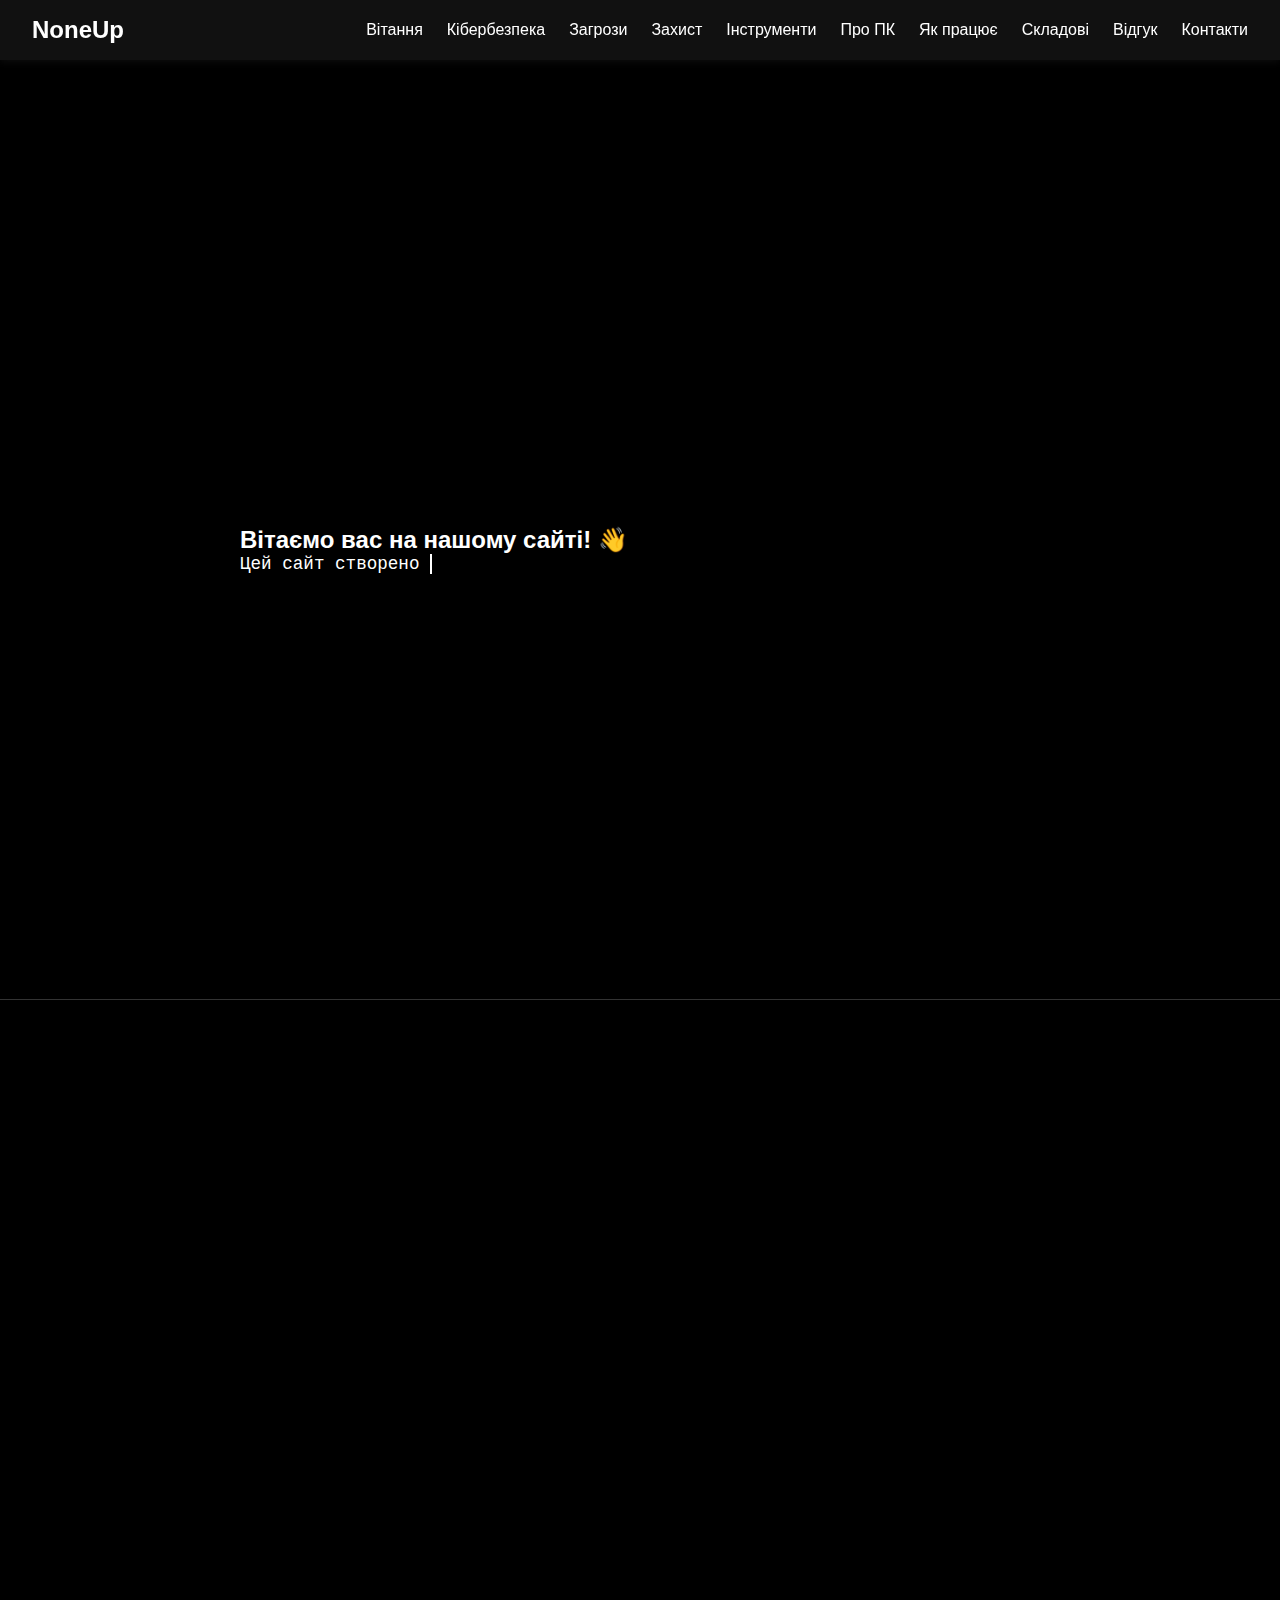
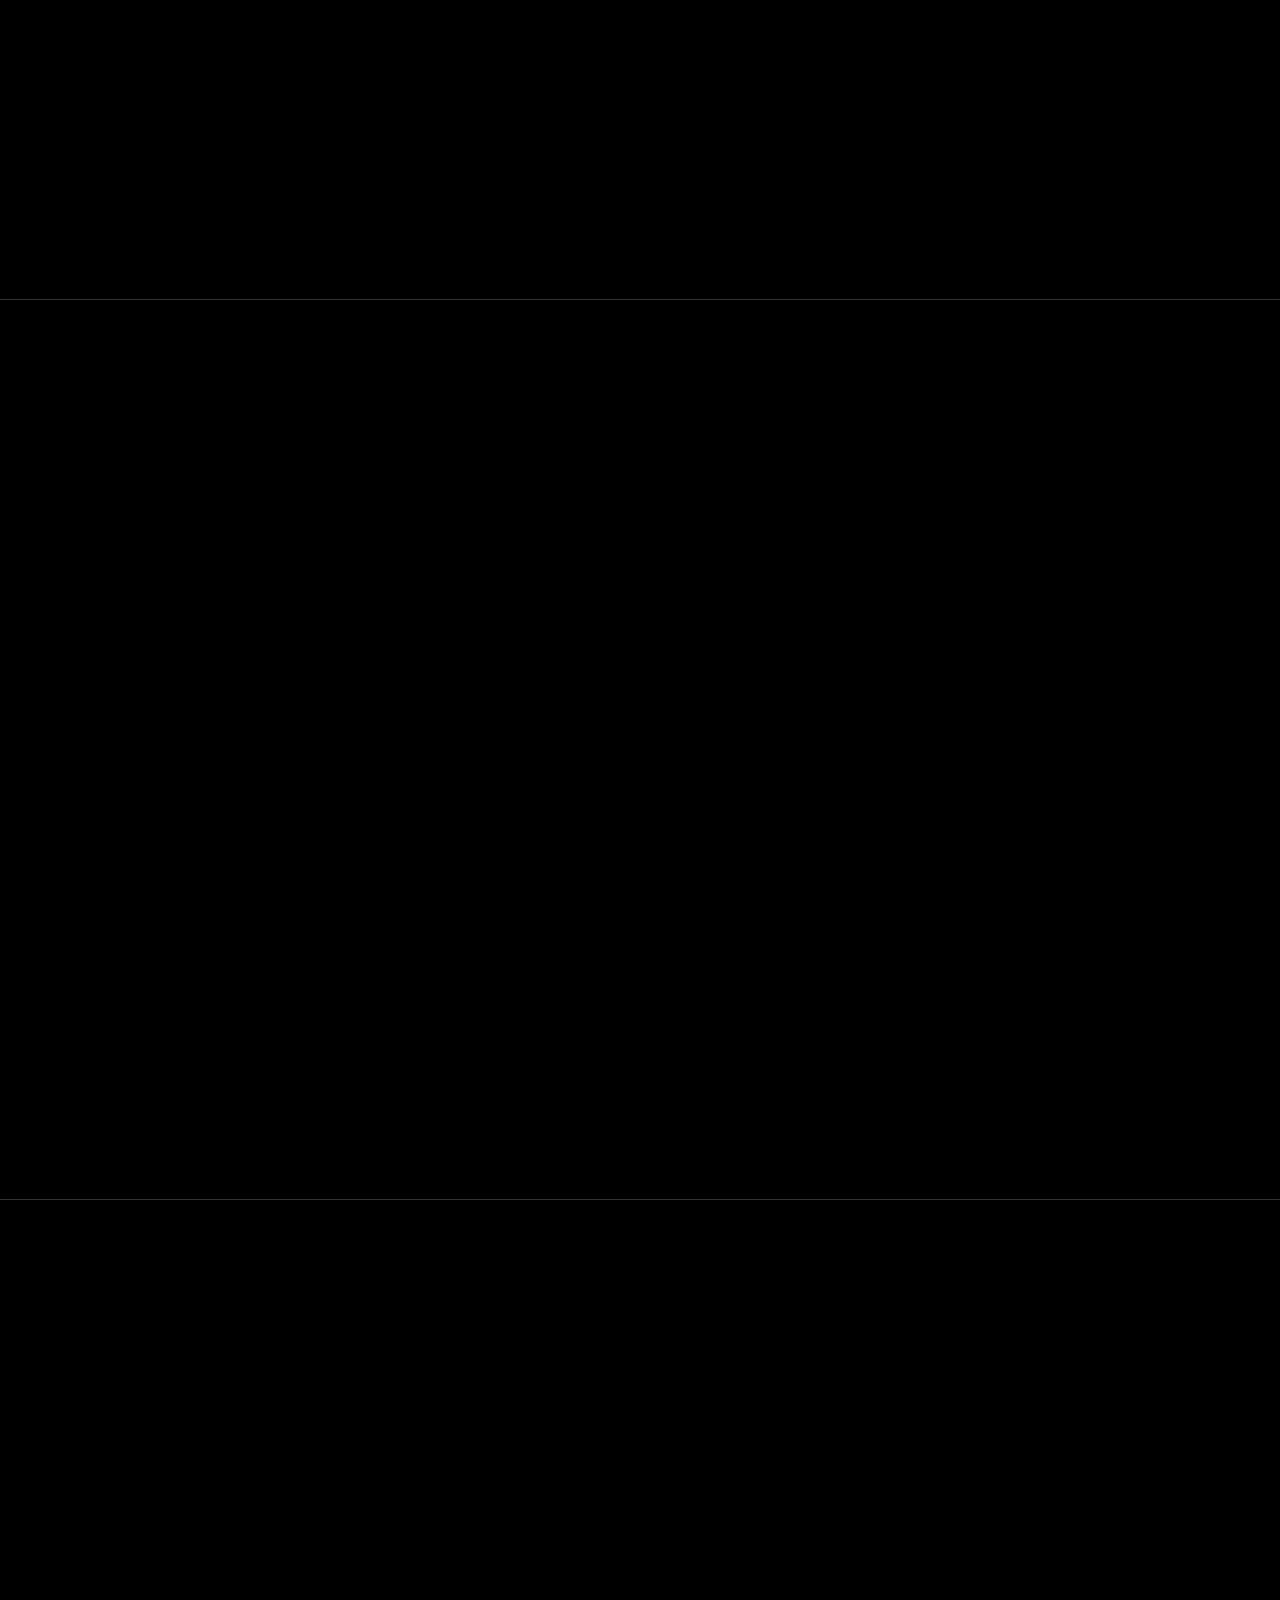
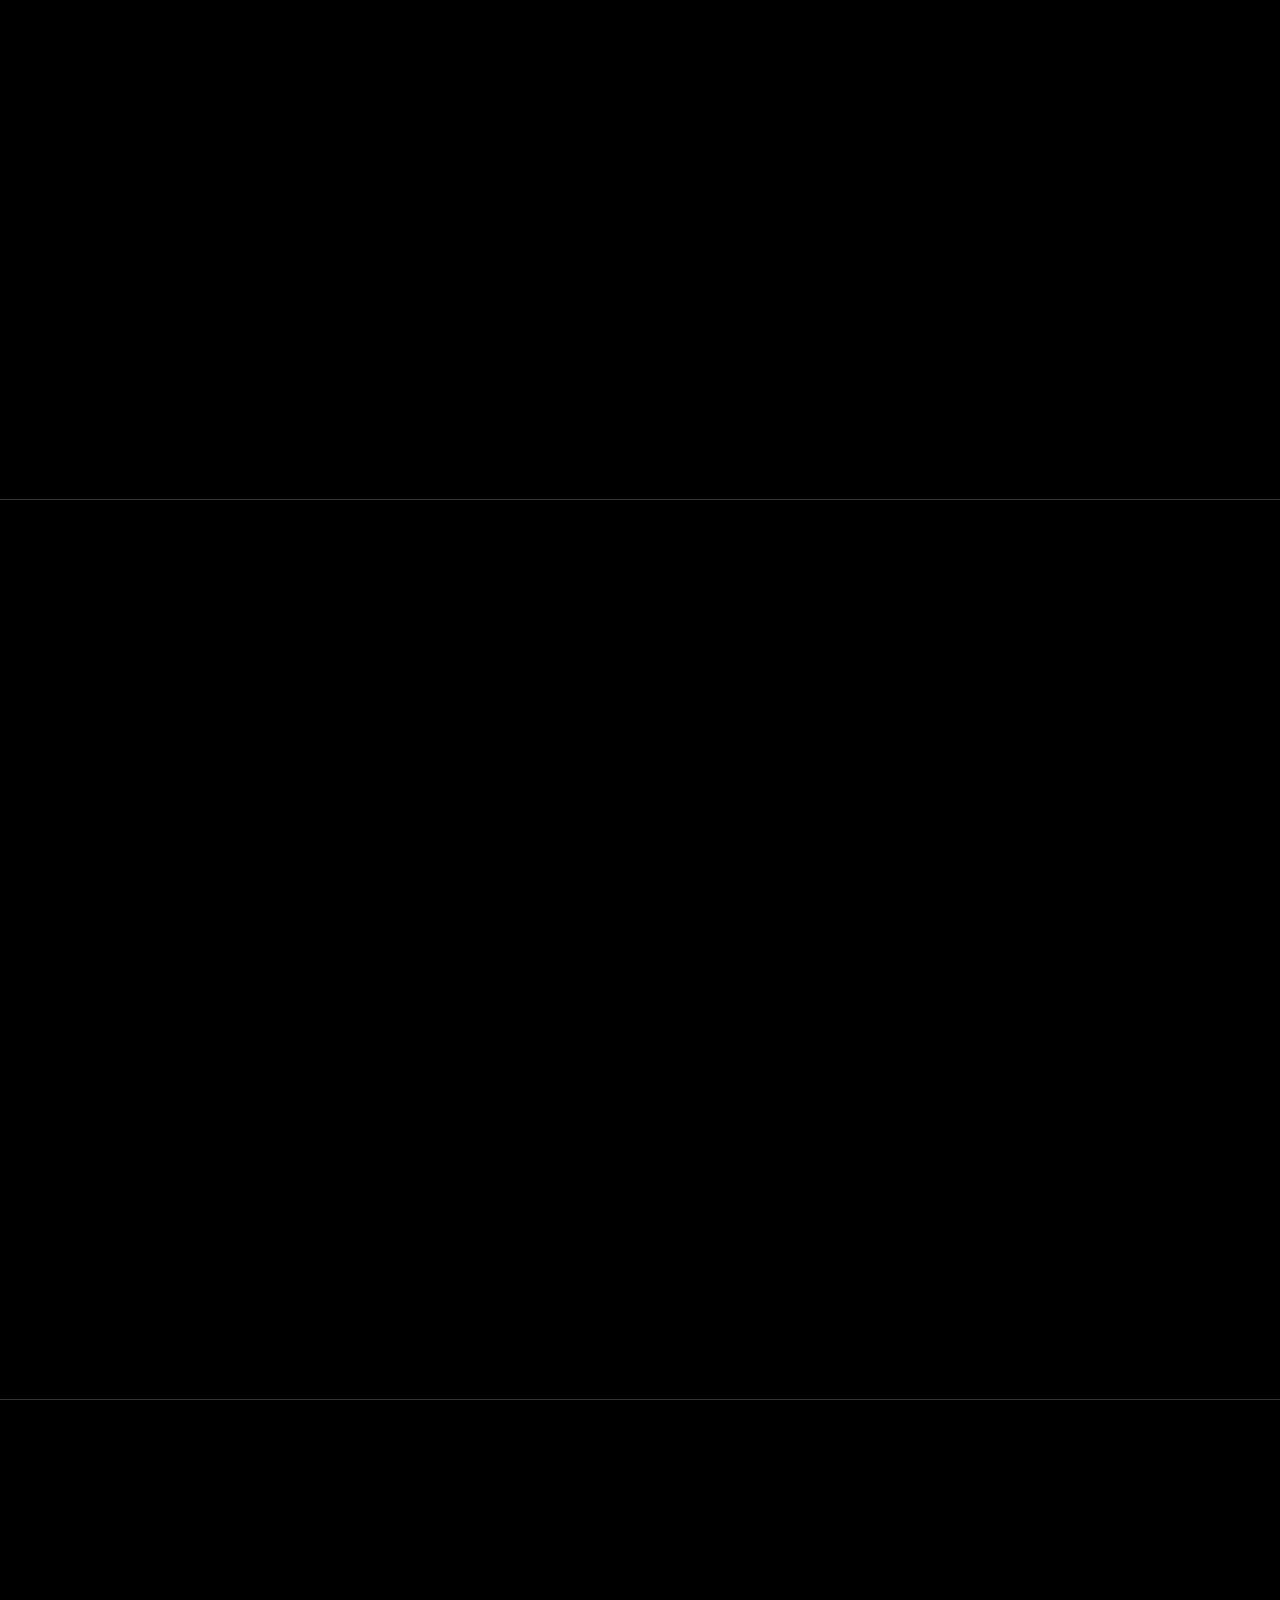
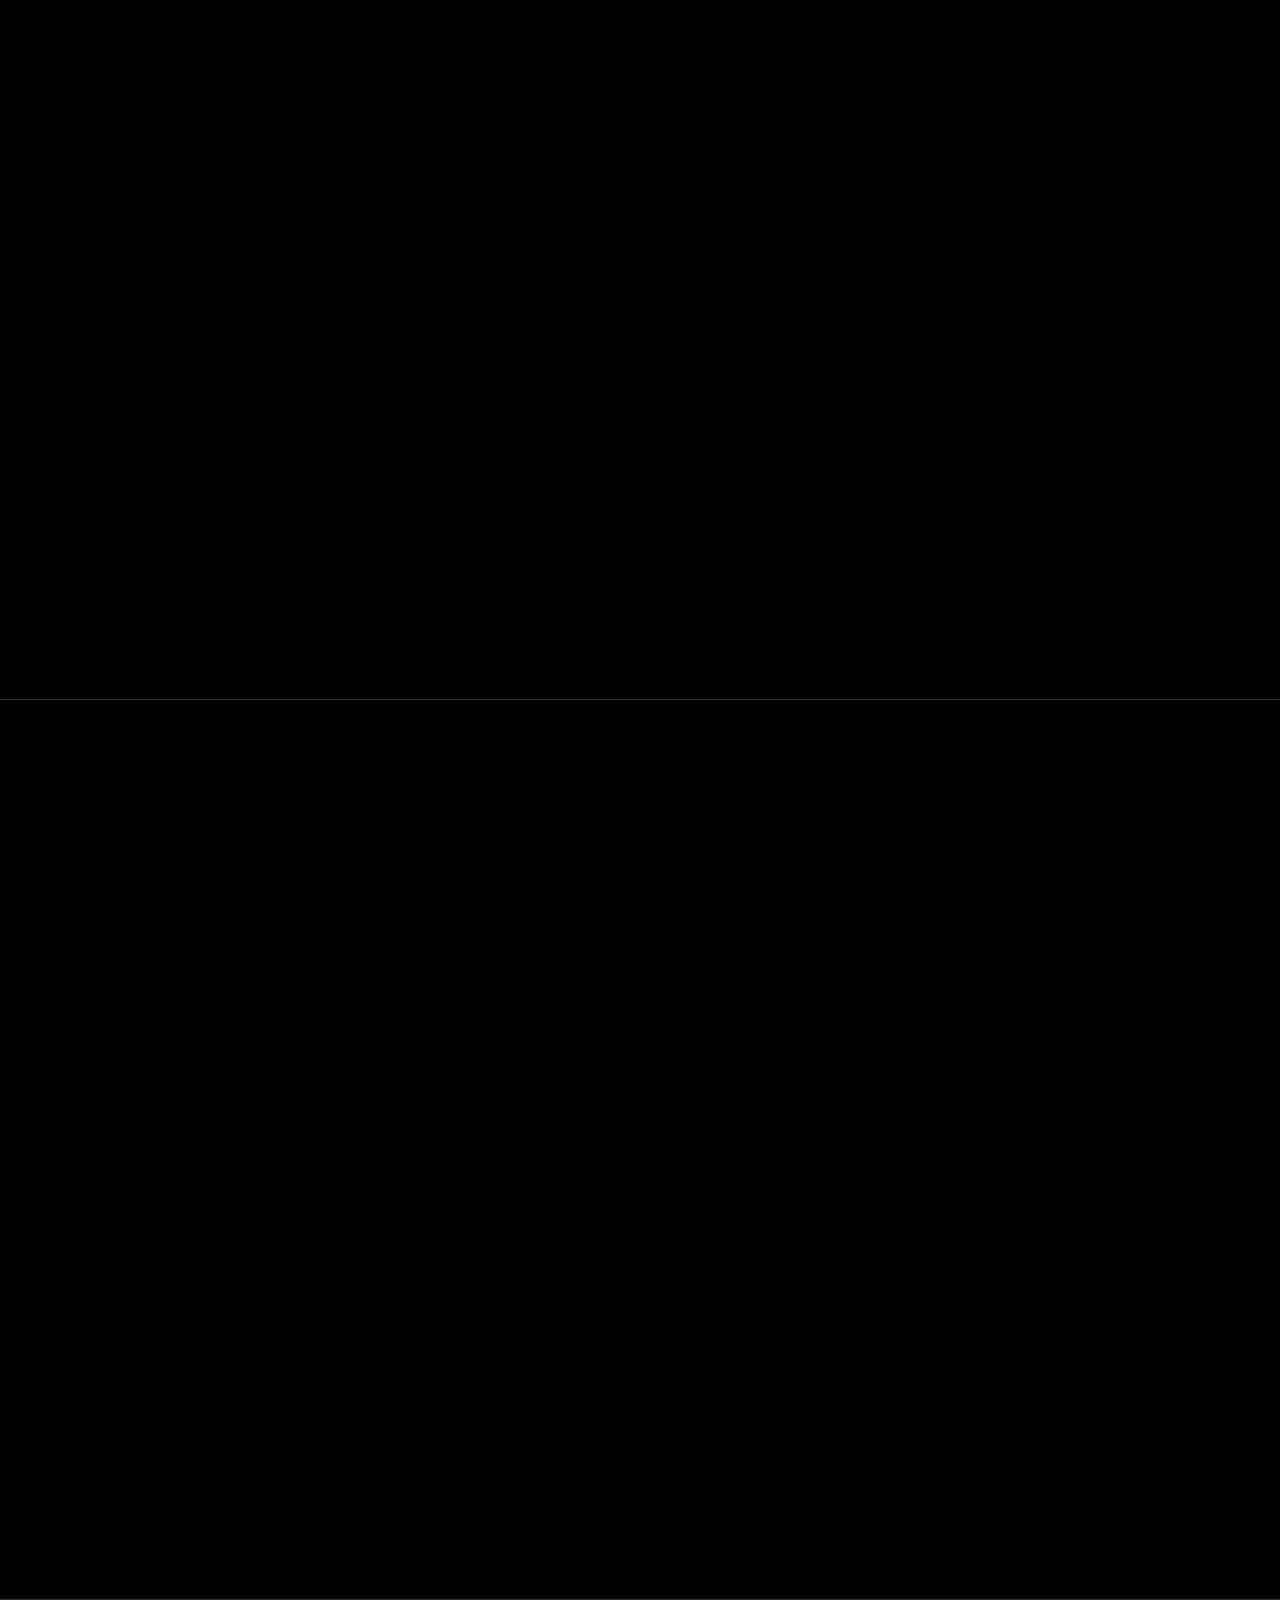
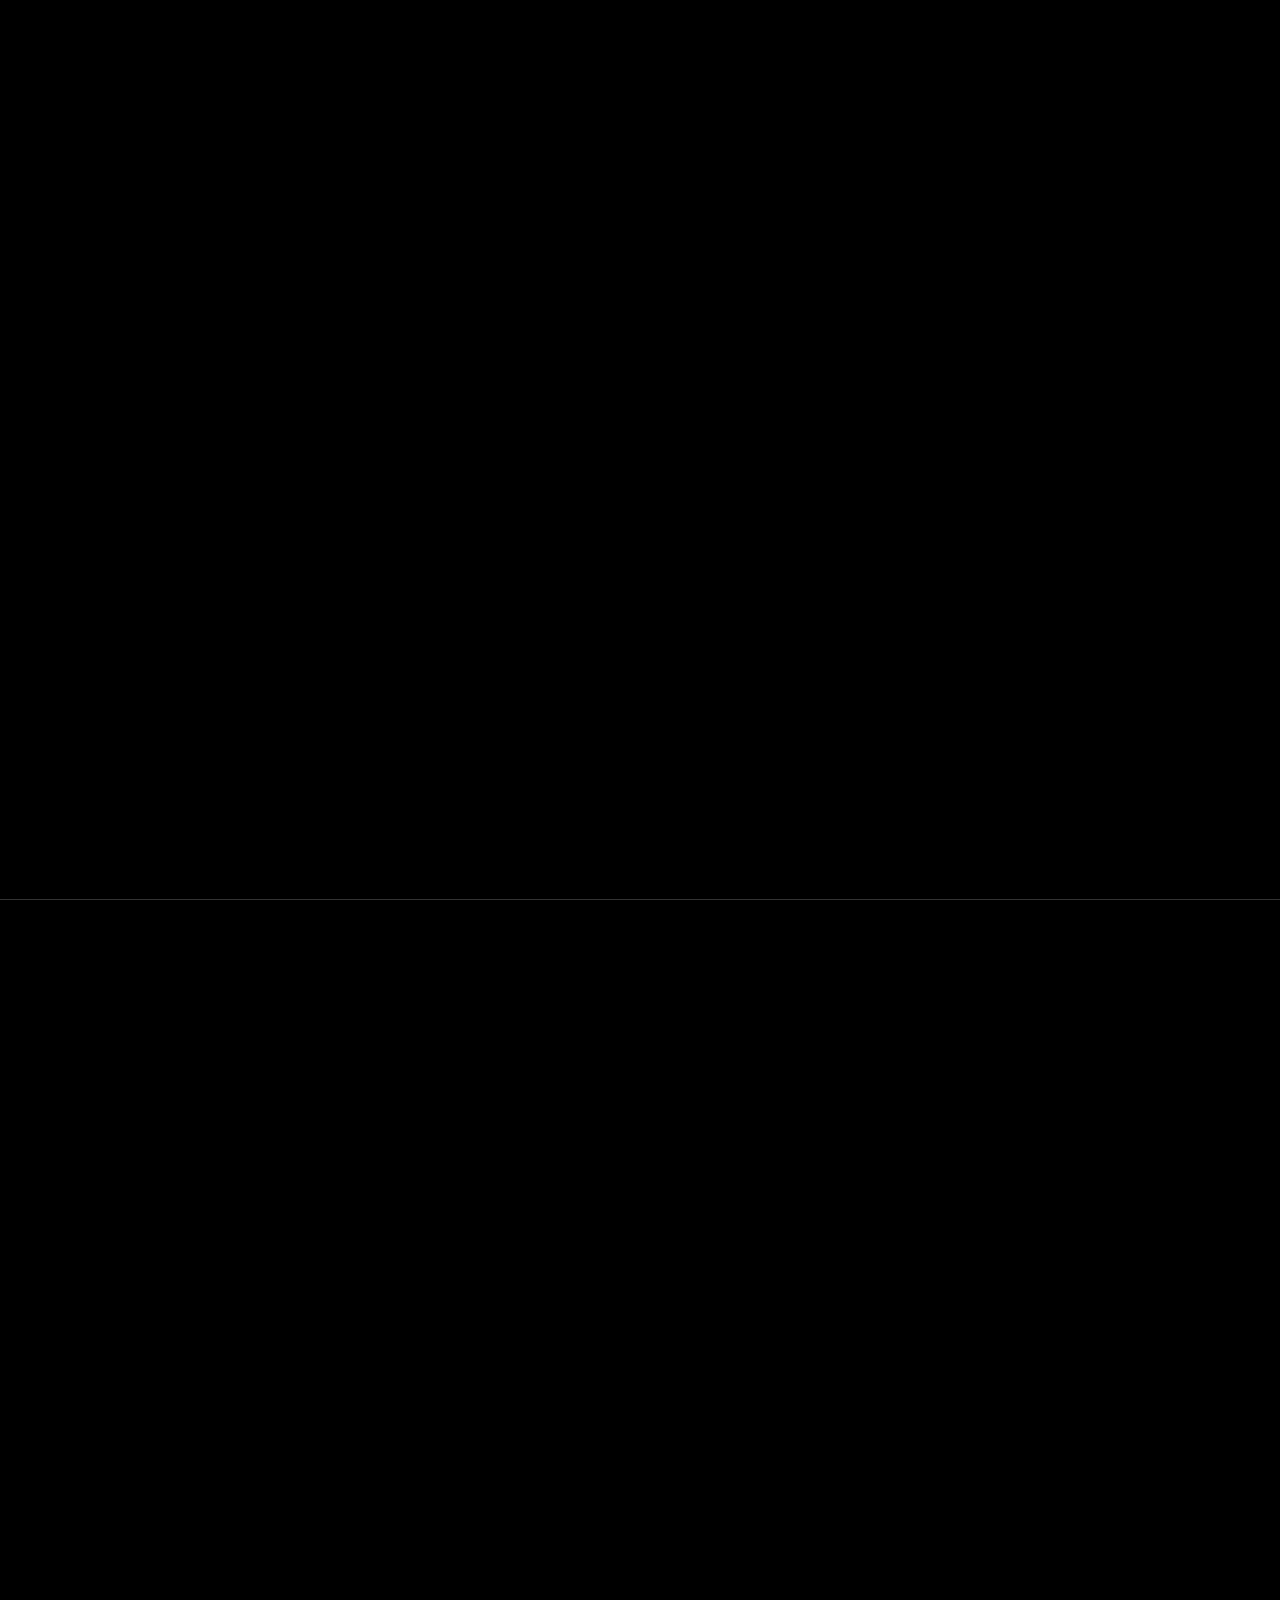
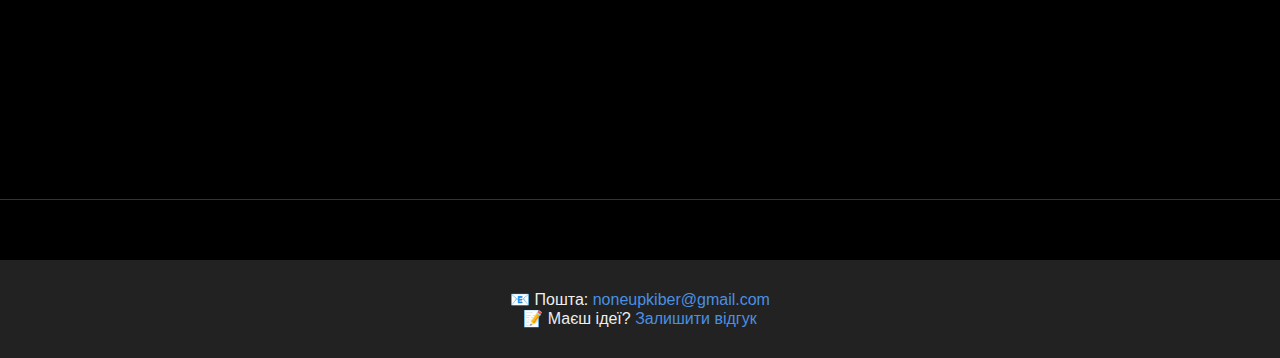
<file: index.html>
<!DOCTYPE html>
<html lang="uk">
<head>
  <meta charset="UTF-8">
  <meta name="viewport" content="width=device-width, initial-scale=1.0">
  <title>NoneUp</title>
  <link rel="icon" href="logo.webp" type="image/png">
  <link rel="stylesheet" href="styles.css">
</head>
<body>
  <header>
    <div class="logo">NoneUp</div>
    <nav>
      <ul class="nav-links">
        <li><a href="#section1">Вітання</a></li>
        <li><a href="#section2">Кібербезпека</a></li>
        <li><a href="#section3">Загрози</a></li>
        <li><a href="#section4">Захист</a></li>
        <li><a href="#section5">Інструменти</a></li>
        <li><a href="#section6">Про ПК</a></li>
        <li><a href="#section7">Як працює</a></li>
        <li><a href="#section8">Складові</a></li>
        <li><a href="#section9">Відгук</a></li>
        <li><a href="#Контакти">Контакти</a></li>
      </ul>
      <div class="burger">
        <div class="line1"></div>
        <div class="line2"></div>
        <div class="line3"></div>
      </div>
    </nav>
  </header>

  <main>
    <section id="section1" class="left">
      <div class="content typing" style="text-align: left; max-width: 800px;">
        <h2>Вітаємо вас на нашому сайті! 👋</h2>
        <p class="typed-text">Цей сайт створено для тих, хто хоче більше дізнатися про комп'ютери та безпеку в інтернеті — особливо про захист. Разом із розвитком цифрових технологій зростає й рівень онлайн-небезпеки. Ми допоможемо вам краще орієнтуватися у світі сучасних загроз і навчимо, як залишатися у безпеці.</p>
      </div>
    </section>

    <section id="section2" class="right">
      <div class="content typing" style="text-align: right; max-width: 800px;">
        <h2>Основи кібербезпеки 🔒</h2>
        <p class="typed-text">Безпечний інтернет починається з основ: використовуйте надійні паролі, двофакторну аутентифікацію та регулярно оновлюйте програмне забезпечення. Завантажуйте програми лише з офіційних джерел. Ось кілька корисних порад: завжди перевіряйте адреси сайтів перед тим, як вводити свої дані, і не довіряйте підозрілим електронним листам, навіть якщо вони виглядають офіційно.</p>
      </div>
    </section>

    <section id="section3" class="left">
      <div class="content typing" style="text-align: left; max-width: 800px;">
        <h2>Типові загрози 🦠</h2>
        <p class="typed-text">Фішинг, віруси, соціальна інженерія — основні загрози, що можуть викрасти ваші дані або отримати доступ до пристроїв. Уникайте невідомих сайтів та підозрілих посилань. Фішинг — це коли зловмисники намагаються обдурити вас, змусивши перейти за підозрілим посиланням або ввести свої дані в фальшиві сайти. Віруси можуть заразити ваш комп’ютер, коли ви завантажуєте невідомі файли. Соціальна інженерія — це маніпуляція людьми, щоб отримати доступ до інформації.</p>
      </div>
    </section>
    
    <section id="section4" class="right">
      <div class="content typing" style="text-align: right; max-width: 800px;">
        <h2>Як захиститися? 🛡</h2>
        <p class="typed-text">Захист починається з простих правил: створюйте резервні копії, встановлюйте антивірусне ПЗ та будьте обережні у соцмережах. Намагайтеся менше публікувати особисту інформацію, яка може зашкодити вам або іншим. Просто встановіть антивірус, який захистить ваш комп'ютер від шкідливих програм. Щодо резервних копій — це копії важливих файлів, щоб ви не втратили їх у разі поломки комп'ютера або атаки вірусу.</p>
      </div>
    </section>
    
    <section id="section5" class="left">
      <div class="content typing" style="text-align: left; max-width: 800px;">
        <h2>Корисні інструменти 🛠</h2>
        <p class="typed-text">Для безпеки в мережі використовуйте VPN, менеджери паролів та захищені браузери. Ніколи не вводьте свої дані на підозрілих сайтах або при несподіваних запитах. VPN (Virtual Private Network) — це інструмент, який дозволяє вам захищати вашу інтернет-активність, приховуючи ваш IP-адрес і шифруючи дані. Менеджери паролів допоможуть зберігати та генерувати надійні паролі. Захищені браузери (наприклад, Brave або Firefox) забезпечують додаткову конфіденційність і безпеку під час серфінгу в інтернеті.</p>
      </div>
    </section>
    
    <section id="section6" class="right">
      <div class="content typing" style="text-align: right; max-width: 800px;">
        <h2>Про ПК 📂</h2>
        <p class="typed-text">Персональний комп’ютер (ПК) — це універсальний пристрій, який використовується для виконання різноманітних завдань: від роботи з документами до ігор, програмування та доступу до інтернету. ПК складається з апаратної частини та програмного забезпечення. ПК складається з кількох важливих частин: процесора (який виконує всі операції), пам'яті (де зберігаються дані під час роботи), диска (де зберігаються ваші файли), відеокарти (яка відповідає за відображення зображення на екрані) та інших компонентів. Програмне забезпечення — це операційна система та програми, які ви використовуєте.</p>
      </div>
    </section>
    
    <section id="section7" class="left">
      <div class="content typing" style="text-align: left; max-width: 800px;">
        <h2>Як працює ПК ⚙️</h2>
        <p class="typed-text">ПК функціонує завдяки взаємодії апаратних компонентів (як-от процесор, оперативна пам’ять, накопичувач) і операційної системи. Коли ви запускаєте програму, процесор виконує інструкції, використовуючи дані з пам’яті, а результати виводяться на екран або зберігаються на диску. Процесор виконує команди програм, пам'ять зберігає необхідні дані, а жорсткий диск чи SSD зберігають файли. Операційна система, така як Windows або macOS, керує усіма цими компонентами, дозволяючи вам взаємодіяти з комп'ютером.</p>
      </div>
    </section>
    
    <section id="section8" class="right">
      <div class="content typing" style="text-align: right; max-width: 800px;">
        <h2>З чого складається ПК 🧩</h2>
        <p class="typed-text">Основні компоненти ПК: материнська плата, процесор (CPU), оперативна пам’ять (RAM), жорсткий диск або SSD, відеокарта, блок живлення, система охолодження та корпус. Кожен елемент виконує важливу функцію, забезпечуючи швидку і стабільну роботу комп’ютера.Материнська плата — це основа комп’ютера, на якій розташовані всі інші компоненти. Процесор — це "мозок" комп’ютера. Оперативна пам’ять забезпечує швидку обробку даних. Жорсткий диск або SSD зберігають ваші файли. Відеокарта необхідна для відображення зображень на екрані. Інші компоненти підтримують роботу комп'ютера в цілому.</p>
      </div>
    </section>
    
    <section id="section9" class="left">
      <div class="content typing" style="text-align: left; max-width: 800px;">
        <h2>Залишити відгук! 📝</h2>
        <p class="typed-text">Напишіть нам, якщо у вас є запитання або пропозиції. Ми цінуємо ваші відгуки та прагнемо покращувати наш сайт!</p>
        <a href="https://forms.gle/A8wbvcxxYUhmth5u5" class="feedback-btn">Відправити відгук</a>
      </div>
    </section>
    
  </main>

  <button id="scrollTopBtn" title="Вгору">&#8679;</button>

  <footer>
    <div id="Контакти" class="footer-content">
      <p>📧 Пошта: <a href="mailto:noneupkiber@gmail.com">noneupkiber@gmail.com</a></p>
      <p>📝 Маєш ідеї? <a href="#section9">Залишити відгук</a></p>
    </div>
  </footer>

  <script src="script.js"></script>
</body>
</html>
</file>
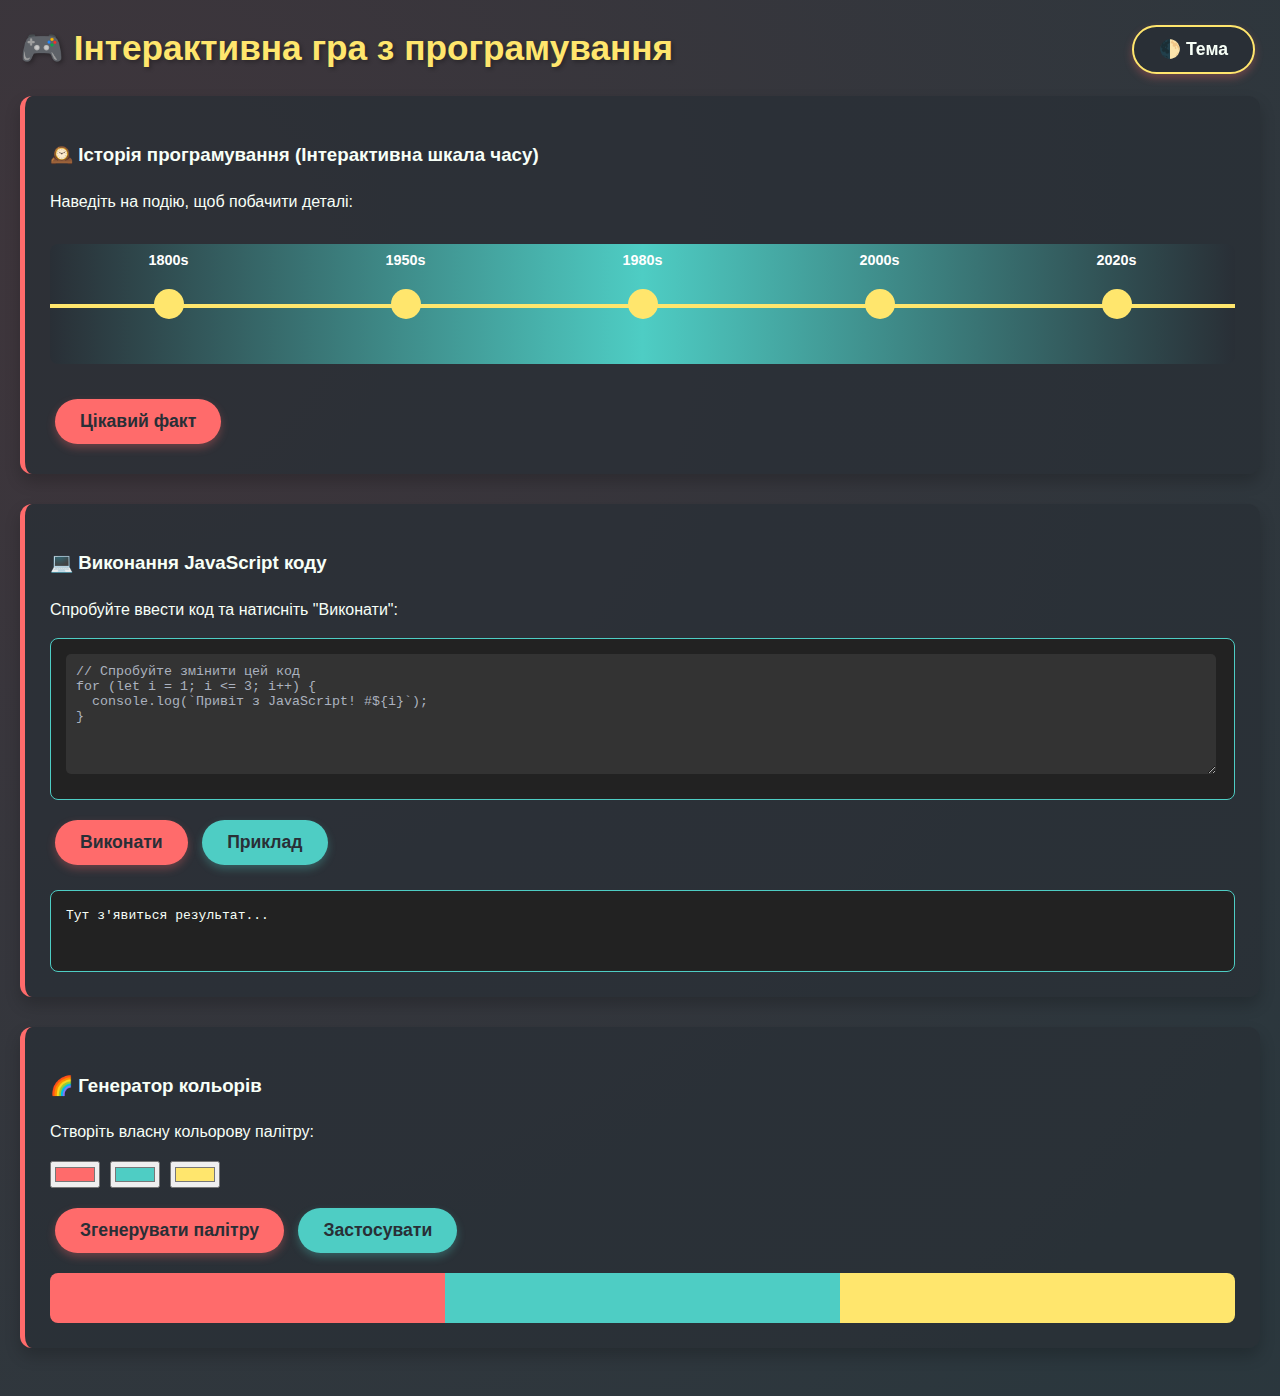
<file: interactive.html>
<!DOCTYPE html>
<html lang="uk">
<head>
<meta charset="UTF-8">
<meta name="viewport" content="width=device-width, initial-scale=1.0">
<title>Інтерактивна гра з програмування</title>
  <link rel="icon" href="logo.webp" type="image/png">
<style>
:root {
  --primary: #FF6B6B;
  --secondary: #4ECDC4;
  --accent: #FFE66D;
  --dark: #292F36;
  --light: #F7FFF7;
}

body {
  margin: 0;
  font-family: 'Comic Neue', cursive, Arial, sans-serif;
  background: var(--dark);
  color: var(--light);
  line-height: 1.6;
  padding: 20px;
  background-image: radial-gradient(circle at 10% 20%, rgba(255, 107, 107, 0.1) 0%, rgba(78, 205, 196, 0.05) 90%);
}

h2 {
  color: var(--accent);
  margin-top: 0;
  margin-bottom: 20px;
  text-shadow: 2px 2px 4px rgba(0,0,0,0.3);
  font-size: 2.2em;
}

.interactive-container {
  background: rgba(41, 47, 54, 0.8);
  padding: 25px;
  border-radius: 12px;
  margin-bottom: 30px;
  box-shadow: 0 8px 16px rgba(0,0,0,0.2);
  border-left: 5px solid var(--primary);
  transition: transform 0.3s ease;
}

.interactive-container:hover {
  transform: translateY(-5px);
}

.code-block {
  background: #222;
  color: #abb2bf;
  padding: 15px;
  border-radius: 8px;
  overflow-x: auto;
  margin-bottom: 15px;
  border: 1px solid var(--secondary);
  font-family: 'Fira Code', monospace;
}

button {
  background: var(--primary);
  color: var(--dark);
  border: none;
  padding: 12px 25px;
  border-radius: 50px;
  cursor: pointer;
  font-weight: bold;
  transition: all 0.3s ease;
  box-shadow: 0 4px 8px rgba(255, 107, 107, 0.3);
  font-size: 1.1em;
  margin: 5px;
}

button:hover {
  background-color: var(--accent);
  transform: scale(1.05);
  box-shadow: 0 6px 12px rgba(255, 230, 109, 0.4);
}

button.secondary {
  background: var(--secondary);
  box-shadow: 0 4px 8px rgba(78, 205, 196, 0.3);
}

.timeline {
  height: 120px;
  margin: 30px 0;
  background: linear-gradient(90deg, var(--dark), var(--secondary), var(--dark));
  border-radius: 8px;
  display: flex;
  align-items: center;
  justify-content: space-around;
  position: relative;
}

.timeline::before {
  content: '';
  position: absolute;
  top: 50%;
  left: 0;
  right: 0;
  height: 4px;
  background: var(--accent);
  z-index: 1;
}

.timeline-event {
  width: 30px;
  height: 30px;
  border-radius: 50%;
  background-color: var(--accent);
  position: relative;
  z-index: 2;
  transition: all 0.3s ease;
  cursor: pointer;
  display: flex;
  align-items: center;
  justify-content: center;
  font-weight: bold;
  color: var(--dark);
}

.timeline-event:hover {
  transform: scale(1.2);
  box-shadow: 0 0 15px var(--accent);
}

.timeline-event::before {
  content: attr(data-year);
  position: absolute;
  top: -40px;
  left: 50%;
  transform: translateX(-50%);
  color: white;
  font-size: 0.9em;
  white-space: nowrap;
}

.timeline-event::after {
  content: attr(data-info);
  position: absolute;
  bottom: -60px;
  left: 50%;
  transform: translateX(-50%);
  width: 200px;
  background: var(--light);
  color: var(--dark);
  padding: 8px;
  border-radius: 8px;
  font-size: 0.8em;
  opacity: 0;
  transition: opacity 0.3s ease;
  pointer-events: none;
}

.timeline-event:hover::after {
  opacity: 1;
}

.output-area {
  background: #222;
  color: var(--light);
  padding: 15px;
  border-radius: 8px;
  margin-top: 20px;
  font-family: monospace;
  white-space: pre-wrap;
  min-height: 50px;
  border: 1px solid var(--secondary);
}

#theme-toggle {
  position: fixed;
  top: 20px;
  right: 20px;
  z-index: 100;
  background: var(--dark);
  color: var(--light);
  border: 2px solid var(--accent);
}

.achievement {
  display: none;
  position: fixed;
  bottom: 20px;
  right: 20px;
  background: var(--primary);
  color: var(--dark);
  padding: 15px;
  border-radius: 8px;
  box-shadow: 0 4px 8px rgba(0,0,0,0.2);
  z-index: 100;
  animation: slideIn 0.5s forwards;
}

@keyframes slideIn {
  from { transform: translateX(100%); }
  to { transform: translateX(0); }
}

.progress-bar {
  height: 10px;
  background: var(--dark);
  border-radius: 5px;
  margin-top: 10px;
  overflow: hidden;
}

.progress {
  height: 100%;
  background: linear-gradient(90deg, var(--primary), var(--accent));
  width: 0%;
  transition: width 0.5s ease;
}
</style>
</head>
<body>

<button id="theme-toggle" onclick="toggleTheme()">🌓 Тема</button>

<div class="achievement" id="achievement">
  <div id="achievement-text">Досягнення розблоковано!</div>
  <div class="progress-bar">
    <div class="progress" id="progress"></div>
  </div>
</div>

<h2>🎮 Інтерактивна гра з програмування</h2>

<div class="interactive-container">
  <h3>🕰️ Історія програмування (Інтерактивна шкала часу)</h3>
  <p>Наведіть на подію, щоб побачити деталі:</p>
  <div class="timeline">
    <div class="timeline-event" data-year="1800s" data-info="Перші механічні обчислювальні пристрої: Аналітична машина Беббіджа (1837)"></div>
    <div class="timeline-event" data-year="1950s" data-info="Fortran (1957) - перша мова високого рівня. Lisp (1958) - основа функціонального програмування"></div>
    <div class="timeline-event" data-year="1980s" data-info="C++ (1985), Perl (1987), HTML (1989). Розквіт персональних комп'ютерів"></div>
    <div class="timeline-event" data-year="2000s" data-info="Python набуває популярності, JavaScript стає потужним, з'являється GitHub (2008)"></div>
    <div class="timeline-event" data-year="2020s" data-info="AI (ChatGPT), WebAssembly, квантові комп'ютери, метавсесвіт"></div>
  </div>
  <button onclick="showRandomFact()">Цікавий факт</button>
</div>

<div class="interactive-container">
  <h3>💻 Виконання JavaScript коду</h3>
  <p>Спробуйте ввести код та натисніть "Виконати":</p>
  <div class="code-block">
    <textarea id="js-code" style="width: 98%; height: 100px; background: #333; color: #abb2bf; border: none; padding: 10px; border-radius: 5px; font-family: monospace;">// Спробуйте змінити цей код
for (let i = 1; i <= 3; i++) {
  console.log(`Привіт з JavaScript! #${i}`);
}</textarea>
  </div>
  <button onclick="runJavaScriptCode()">Виконати</button>
  <button class="secondary" onclick="showExample()">Приклад</button>
  <div id="js-output" class="output-area">Тут з'явиться результат...</div>
</div>

<div class="interactive-container">
  <h3>🌈 Генератор кольорів</h3>
  <p>Створіть власну кольорову палітру:</p>
  <div style="display: flex; gap: 10px; margin-bottom: 15px;">
    <input type="color" id="color1" value="#FF6B6B">
    <input type="color" id="color2" value="#4ECDC4">
    <input type="color" id="color3" value="#FFE66D">
  </div>
  <button onclick="generatePalette()">Згенерувати палітру</button>
  <button class="secondary" onclick="applyPalette()">Застосувати</button>
  <div id="palette-preview" style="display: flex; height: 50px; margin-top: 15px; border-radius: 8px; overflow: hidden;">
    <div style="flex: 1; background: #FF6B6B;"></div>
    <div style="flex: 1; background: #4ECDC4;"></div>
    <div style="flex: 1; background: #FFE66D;"></div>
  </div>
</div>

<script>
function toggleTheme() {
  document.body.classList.toggle('light-theme');
  if (document.body.classList.contains('light-theme')) {
    document.documentElement.style.setProperty('--dark', '#F7FFF7');
    document.documentElement.style.setProperty('--light', '#292F36');
  } else {
    document.documentElement.style.setProperty('--dark', '#292F36');
    document.documentElement.style.setProperty('--light', '#F7FFF7');
  }
}

function runJavaScriptCode() {
  const code = document.getElementById('js-code').value;
  const output = document.getElementById('js-output');
  output.innerHTML = '';
  
  // Зберігаємо оригінальний console.log
  const originalConsoleLog = console.log;
  
  // Перевизначаємо console.log для виводу в наш інтерфейс
  console.log = function(...args) {
    originalConsoleLog.apply(console, args); // Виводимо в консоль браузера
    const line = args.map(arg => 
      typeof arg === 'object' ? JSON.stringify(arg) : String(arg)
    ).join(' ');
    output.innerHTML += line + '\n';
  };
  
  try {
    const result = eval(code);
    if (result !== undefined) {
      output.innerHTML += 'Результат: ' + JSON.stringify(result);
    }
    showAchievement("Код успішно виконано! 💻");
    updateProgress(20);
  } catch (error) {
    output.innerHTML = `Помилка: ${error.message}`;
  }
  
  // Відновлюємо оригінальний console.log
  console.log = originalConsoleLog;
}

function showExample() {
  const examples = [
    `// Генератор випадкових чисел\nconst random = Math.floor(Math.random() * 100);\nconsole.log('Випадкове число:', random);`,
    `// Масив та метод map\nconst numbers = [1, 2, 3];\nconst squares = numbers.map(x => x * x);\nconsole.log('Квадрати:', squares);`,
    `// Функція та умови\nfunction checkAge(age) {\n  return age >= 18 ? 'Доступ дозволено' : 'Доступ заборонено';\n}\nconsole.log(checkAge(20));`
  ];
  const randomExample = examples[Math.floor(Math.random() * examples.length)];
  document.getElementById('js-code').value = randomExample;
}

function showRandomFact() {
  const facts = [
    "Перший 'баг' був справжнім комахою - молі, яка застрягла в реле комп'ютера у 1947 році.",
    "Мова програмування Python названа не на честь змії, а на честь комедійного шоу 'Літаючий цирк Монті Пайтона'.",
    "Перший програміст у світі була жінкою - Ада Лавлейс, яка писала програми для аналітичної машини Беббіджа.",
    "Код на JavaScript виконується в середньому в 10 разів швидше, ніж 10 років тому.",
    "Найпопулярніша мова програмування останніх років - JavaScript, Python та Java."
  ];
  alert(facts[Math.floor(Math.random() * facts.length)]);
}

function generatePalette() {
  const colors = [];
  for (let i = 0; i < 3; i++) {
    colors.push('#' + Math.floor(Math.random()*16777215).toString(16));
  }
  document.getElementById('color1').value = colors[0];
  document.getElementById('color2').value = colors[1];
  document.getElementById('color3').value = colors[2];
  updatePalettePreview();
}

function applyPalette() {
  const color1 = document.getElementById('color1').value;
  const color2 = document.getElementById('color2').value;
  const color3 = document.getElementById('color3').value;
  
  document.documentElement.style.setProperty('--primary', color1);
  document.documentElement.style.setProperty('--secondary', color2);
  document.documentElement.style.setProperty('--accent', color3);
  
  showAchievement("Палітру застосовано! 🎨");
  updateProgress(15);
}

function updatePalettePreview() {
  const palette = document.getElementById('palette-preview');
  const colors = palette.children;
  colors[0].style.background = document.getElementById('color1').value;
  colors[1].style.background = document.getElementById('color2').value;
  colors[2].style.background = document.getElementById('color3').value;
}

function showAchievement(text) {
  const achievement = document.getElementById('achievement');
  document.getElementById('achievement-text').textContent = text;
  achievement.style.display = 'block';
  setTimeout(() => {
    achievement.style.animation = 'slideIn 0.5s reverse forwards';
    setTimeout(() => achievement.style.display = 'none', 500);
  }, 3000);
}

let progress = 0;
function updateProgress(value) {
  progress = Math.min(progress + value, 100);
  document.getElementById('progress').style.width = progress + '%';
  if (progress === 100) {
    showAchievement("Ви досягли 100%! 🏆");
    progress = 0;
    setTimeout(() => document.getElementById('progress').style.width = '0%', 1000);
  }
}

// Ініціалізація
document.querySelectorAll('input[type="color"]').forEach(input => {
  input.addEventListener('input', updatePalettePreview);
});
updatePalettePreview();
</script>
</body>
</html>
</file>
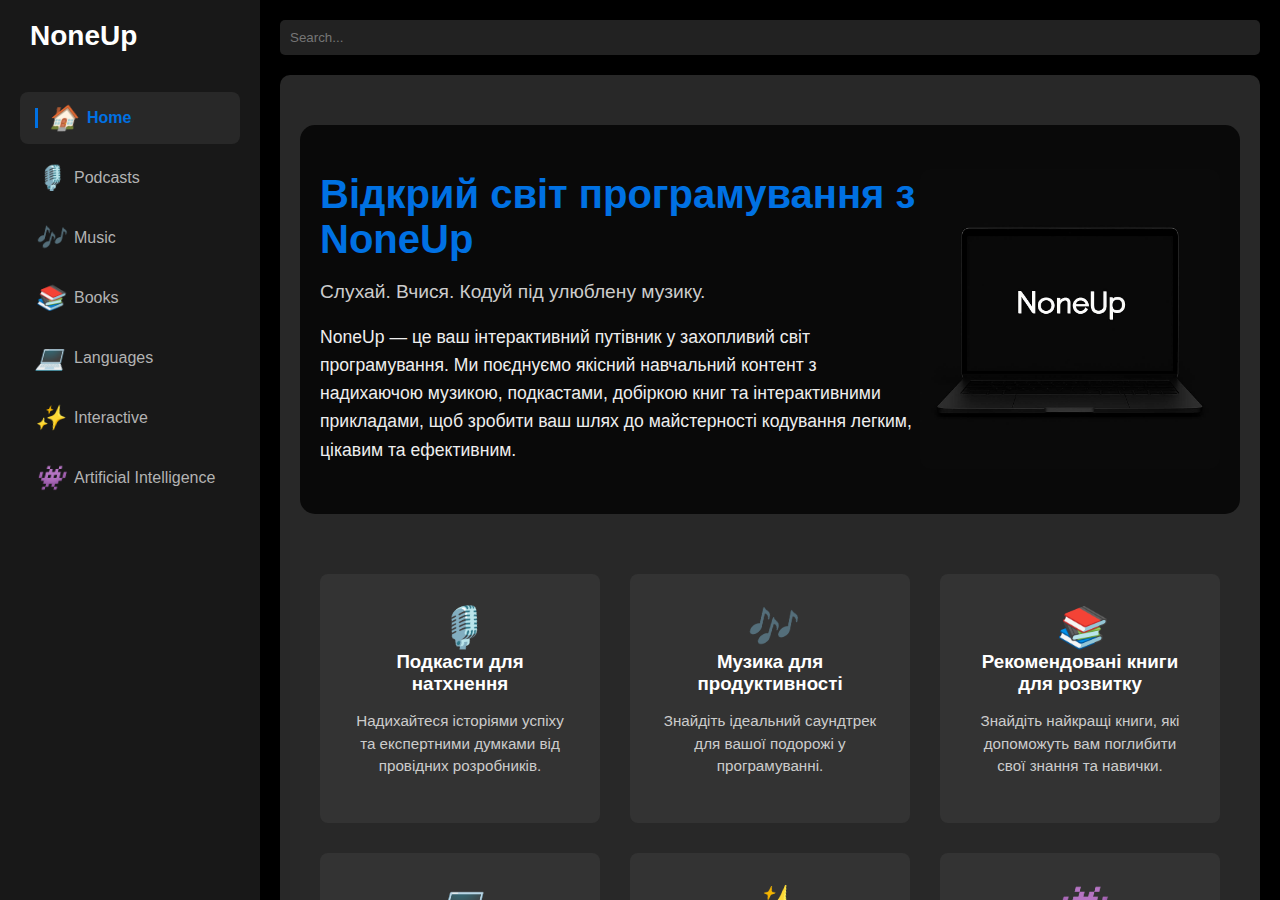
<file: programming.html>
<!DOCTYPE html>
<html lang="en">
<head>
    <meta charset="UTF-8">
    <meta name="viewport" content="width=device-width, initial-scale=1.0">
    <title>NoneUp — Learn & Listen</title>
    <link rel="icon" href="logo.webp" type="image/png">
    <link rel="stylesheet" href="styleprogramming.css">
    <style>
        .autocomplete-list {
            position: absolute;
            top: 100%;
            left: 0;
            right: 0;
            background: #222;
            border: 1px solid #333;
            border-top: none;
            border-radius: 0 0 5px 5px;
            list-style: none;
            padding: 0;
            margin: 0;
            z-index: 20;
            display: none;
        }

        .autocomplete-list li {
            padding: 10px;
            cursor: pointer;
            color: white;
        }

        .autocomplete-list li:hover {
            background: #333;
        }

        .h4 {
            color: #0071e3;
        }
        
    /* Стилі для AI секції */
    .ai-section {
        padding: 50px 20px;
        text-align: center;
        background-color: #282828; /* Трохи темніший фон */
        color: #eee;
        border-radius: 10px;
        margin-bottom: 30px;
    }

    .ai-hero {
        display: flex;
        flex-direction: column;
        align-items: center;
        margin-bottom: 40px;
        background-color: #000000;
        border-radius: 15px;
        padding: 30px;
    }

    @media (min-width: 768px) {
        .ai-hero {
            flex-direction: row;
            justify-content: space-between;
            text-align: left;
        }
    }

    .ai-hero-text {
        max-width: 600px;
        margin-bottom: 30px;
    }

    @media (min-width: 768px) {
        .ai-hero-text {
            margin-bottom: 0;
        }
    }

    .ai-hero-text h1 {
        font-size: 2.5em;
        margin-bottom: 15px;
        color: #0071e3;
    }

    .ai-hero-text .subtitle {
        font-size: 1.2em;
        color: #ccc;
        margin-bottom: 20px;
    }

    .ai-hero-text .description {
        font-size: 1.1em;
        line-height: 1.6;
        margin-bottom: 30px;
    }

    .ai-hero-image {
        max-width: 400px;
    }

    .ai-hero-image img {
        width: 100%;
        height: auto;
        display: block;
        border-radius: 10px;
    }

    /* Стилі для розділу з порадами */
    .ai-tips-section {
        margin-top: 40px;
        padding: 30px 20px;
        background-color: #1e1e1e;
        border-radius: 10px;
    }
    </style>
</head>
<body>
    <div class="app">
        <div class="sidebar">
            <div class="logo">NoneUp</div>
            <ul class="menu">
                <li class="active" data-section="home"><i class="icon">🏠</i> Home</li>
                <li data-section="podcasts"><i class="icon">🎙️</i> Podcasts</li>
                <li data-section="music"><i class="icon">🎶</i> Music</li>
                <li data-section="books"><i class="icon">📚</i> Books</li>
                <li data-section="languages"><i class="icon">💻</i> Languages</li>
                <li data-section="interactive"><i class="icon">✨</i> Interactive</li>
                <li data-section="artificialintelligence"><i class="icon">👾</i> Artificial Intelligence</li>
            </ul>
        </div>

        <div class="main">
            <div class="top-bar">
                <div style="position: relative; width: 100%;">
                    <input type="text" placeholder="Search..." class="search">
                    <ul class="autocomplete-list" id="autocompleteList"></ul>
                </div>
            </div>

            <div class="section home-section" id="homeSection">
                <div class="home-hero">
                    <div class="hero-text">
                        <h1>Відкрий світ програмування з NoneUp</h1>
                        <p class="subtitle">Слухай. Вчися. Кодуй під улюблену музику.</p>
                        <p class="description">
                            NoneUp — це ваш інтерактивний путівник у захопливий світ програмування. Ми поєднуємо якісний навчальний контент з надихаючою музикою, подкастами, добіркою книг та інтерактивними прикладами, щоб зробити ваш шлях до майстерності кодування легким, цікавим та ефективним.
                        </p>
                    </div>
                    <div class="hero-image">
                        <img src="noneup1.jpeg" alt="Ілюстрація програмування та музики">
                    </div>
                </div>

                <div class="home-features-grid">
                    <div class="feature-card">
                        <i class="icon">🎙️</i>
                        <h3>Подкасти для натхнення</h3>
                        <p>Надихайтеся історіями успіху та експертними думками від провідних розробників.</p>
                    </div>
                    <div class="feature-card">
                        <i class="icon">🎶</i>
                        <h3>Музика для продуктивності</h3>
                        <p>Знайдіть ідеальний саундтрек для вашої подорожі у програмуванні.</p>
                    </div>
                    <div class="feature-card">
                        <i class="icon">📚</i>
                        <h3>Рекомендовані книги для розвитку</h3>
                        <p>Знайдіть найкращі книги, які допоможуть вам поглибити свої знання та навички.</p>
                    </div>
                    <div class="feature-card">
                        <i class="icon">💻</i>
                        <h3>Вивчення популярних мов</h3>
                        <p>Ознайомтеся з HTML, CSS, JavaScript, Python та іншими затребуваними мовами програмування.</p>
                    </div>
                    <div class="feature-card">
                        <i class="icon">✨</i>
                        <h3>Інтерактивна практика</h3>
                        <p>Закріплюйте свої знання за допомогою інтерактивних прикладів та практичних завдань.</p>
                    </div>
                    <div class="feature-card">
                        <i class="icon">👾</i>
                        <h3>Штучний Інтелект</h3>
                        <p>Дізнайтесь, як працює штучний інтелект, та де його використовують у реальному житті й програмуванні.</p>
                    </div>
                </div>
            </div>

            <div class="section hidden" id="podcastsSection">
                <h2>Dev Podcasts</h2>
                <div class="h4">
                    <h4>Підкасти українських програмістів</h4>
                </div>
                <div class="cards" id="podcastsCards"></div>
            </div>

            <div class="section hidden" id="musicSection">
                <h2>Music for Coding</h2>
                <div class="h4">
                    <h4>Relax music</h4>
                </div>
                <div class="cards" id="musicCards"></div>
            </div>

            <div class="section hidden" id="booksSection">
                <h2>Code Books</h2>
                <div class="h4">
                    <h4>Книжки про мови</h4>
                </div>
                <div class="cards">
                    <div class="card" id="languageBookCard">
                        <h3>Book Language</h3>
                        <p>Learn about programming languages</p>
                    </div>
                </div>
            </div>

            <div class="section hidden" id="languagesSection">
                <h2>Programming Languages</h2>
                <div class="h4">
                    <h4>Популярні мови</h4>
                </div>
                <div class="cards" id="languageCards"></div>
            </div>

            <div class="section hidden" id="interactiveSection">
                <h2>Interactive Examples</h2>
                <div class="h4">
                    <h4>Інтерактивні HTML ігри</h4>
                </div>
                <div class="cards">
                    <div class="card" id="interactiveHTMLCard">
                        <h3>HTML Example</h3>
                        <p>View interactive HTML content</p>
                    </div>
                </div>
            </div>

            <div class="section ai-section" id="artificialintelligenceSection">
                <div class="ai-hero">
                    <div class="ai-hero-text">
                        <h1>Штучний Інтелект - Майбутнє Вже Тут</h1>
                        <p class="subtitle">Досліджуйте світ AI разом з NoneUp</p>
                        <p class="description">
                            Штучний інтелект революціонізує наш світ. Від машинного навчання до нейронних мереж - 
                            ми надаємо вам всі необхідні знання, щоб зрозуміти та використовувати цю потужну технологію. 
                            Дізнайтеся, як AI впливає на медицину, бізнес, мистецтво та повсякденне життя.
                        </p>
                    </div>
                    <div class="ai-hero-image">
                        <img src="noneup2.jpg" alt="Штучний інтелект та технології майбутнього">
                    </div>
                </div>

                <h2>Основні напрямки AI</h2>
                <div class="h4">
                    <h4>Досліджуйте ключові галузі штучного інтелекту</h4>
                </div>
                <div class="cards" id="aiCards"></div>
            </div>

            <div class="modal-overlay" id="modalOverlay" style="display: none;"></div>
            <div class="modal" id="modal" style="display: none;">
                <button class="close-btn" id="closeBtn">×</button>
                <h2 id="modalTitle"></h2>
                <div id="modalText" style="max-height: 70vh; overflow-y: auto;"></div>
            </div>
        </div>
    </div>
    <script src="scriptprogramming.js"></script>
</body>
</html>
</file>
<file: styles.css>
* {
  margin: 0;
  padding: 0;
  box-sizing: border-box;
}

body {
  font-family: -apple-system, BlinkMacSystemFont, 'Segoe UI', Roboto, Helvetica, Arial, sans-serif;
  background-color: #000;
  color: #fff;
  scroll-behavior: smooth;
}

header {
  position: fixed;
  top: 0;
  width: 100%;
  background: #111;
  padding: 1rem 2rem;
  display: flex;
  justify-content: space-between;
  align-items: center;
  box-shadow: 0 2px 8px rgba(255,255,255,0.05);
  z-index: 1000;
}

.logo {
  font-size: 1.5rem;
  font-weight: bold;
  color: #fff;
}

.nav-links {
  list-style: none;
  display: flex;
  gap: 1.5rem;
}

.nav-links li a {
  text-decoration: none;
  color: #fff;
  font-weight: 500;
  transition: color 0.3s ease;
}

.nav-links li a:hover {
  color: #0071e3;
}

.burger {
  display: none;
  cursor: pointer;
  flex-direction: column;
  gap: 5px;
}

.burger div {
  width: 25px;
  height: 3px;
  background-color: #fff;
  transition: all 0.3s ease;
  border-radius: 2px;
}

main {
  padding-top: 100px;
}

section {
  height: auto;
  min-height: 100vh;
  padding: 2rem;
  display: flex;
  align-items: center;
  justify-content: center;
  border-bottom: 1px solid #333;
}

section .content {
  opacity: 0;
  transform: translateX(0);
  transition: opacity 1.6s ease, transform 1.6s ease;
  max-width: 800px;
  width: 100%;
}

section.left .content {
  transform: translateX(-50px);
}

section.right .content {
  transform: translateX(50px);
}

section.reveal .content {
  opacity: 1;
  transform: translateX(0);
}

.typing p {
  font-family: monospace;
  white-space: pre-wrap;
  word-break: break-word;
  position: relative;
  display: inline-block;
  font-size: 1.1rem;
  border-right: 2px solid #fff; /* Курсор */
  animation: blink 0.8s step-end infinite; /* Анімація моргання */
}

@keyframes blink {
  50% {
    border-color: transparent;
  }
}

@media (max-width: 768px) {
  .nav-links {
    position: absolute;
    right: 0;
    top: 100%;
    flex-direction: column;
    background: #111;
    width: 100%;
    display: none;
    padding: 1rem 2rem;
  }

  .nav-links.active {
    display: flex;
  }

  .burger {
    display: flex;
  }

  .burger.toggle .line1 {
    transform: rotate(-45deg) translate(-5px, 6px);
  }

  .burger.toggle .line2 {
    opacity: 0;
  }

  .burger.toggle .line3 {
    transform: rotate(45deg) translate(-5px, -6px);
  }

  section .content {
    text-align: left !important;
    padding: 0 1rem;
    max-width: 100% !important;
  }

  .typing p {
    font-size: 1rem;
  }
}

#scrollTopBtn {
  position: fixed;
  bottom: 100px;
  right: 20px;
  z-index: 99;
  background-color: #ffffff;
  color: rgb(0, 0, 0);
  border: none;
  outline: none;
  border-radius: 50%;
  width: 50px;
  height: 50px;
  padding: 0;
  font-size: 24px;
  display: flex;
  justify-content: center;
  align-items: center;
  cursor: pointer;
  box-shadow: 0 4px 10px rgba(0,0,0,0.2);
  display: none;
  transition: background-color 0.3s ease;
}

#scrollTopBtn:hover {
  background-color: #929292;
}

footer {
  background-color: #222;
  color: #eee;
  text-align: center;
  padding: 30px 20px;
  font-size: 16px;
  margin-top: 60px;
}

.footer-content a {
  color: #4a90e2;
  text-decoration: none;
}

.footer-content a:hover {
  text-decoration: underline;
}

.feedback-btn {
  display: inline-block;
  background-color: #0071e3;
  color: #fff;
  padding: 10px 20px;
  text-decoration: none;
  border-radius: 5px;
  font-weight: 600;
  transition: background-color 0.3s ease;
  margin-top: 10px;
}

.feedback-btn:hover {
  background-color: #005bb5;
}
</file>
<file: styleprogramming.css>
/* Глобальні стилі */
body {
    margin: 0;
    font-family: Arial, sans-serif;
    background: #000;
    color: white;
}

.app {
    display: flex;
    height: 100vh;
}

/* Бічна панель (як у Spotify) */
.sidebar {
    width: 170px;
    background: #111;
    padding: 20px;
}

.logo {
    font-size: 24px;
    font-weight: bold;
    margin-bottom: 30px;
    color: #ffffff;
}

.menu li {
    padding: 10px 0;
    cursor: pointer;
}

.menu li.active {
    color: #0071e3;
}

/* Головний контент */
.main {
    flex: 1;
    padding: 20px;
    overflow-y: auto;
}

.top-bar {
    margin-bottom: 20px; /* Додамо трохи відступу від пошуку до контенту */
}

.search {
    width: 98%;
    padding: 10px;
    background: #222;
    border: none;
    border-radius: 5px;
    color: white;
}

/* Контейнер для карток мов/подкастів/аудіокниг */
.cards {
    display: flex;
    flex-wrap: wrap;
    gap: 20px;
    margin-top: 20px;
}

.card {
    background: #222;
    padding: 15px;
    border-radius: 8px;
    flex-basis: calc(33.33% - 200px); /* Намагаємося зробити 3 в ряд */
    flex-grow: 0; /* Не дозволяємо карткам розтягуватися */
    min-width: 180px;
    cursor: pointer;
    transition: all 0.3s ease;
    transform: scale(1);
    position: relative;
    overflow: hidden;
    z-index: 1;
    box-shadow: 0 4px 6px rgba(0, 0, 0, 0.1);
    border: 2px solid #0071e3;
}

/* Анімація при наведенні */
.card:hover {
    transform: scale(1.05);
    box-shadow: 0 10px 20px rgba(0, 113, 227, 0.3);
    z-index: 2;
}

/* Додатковий ефект підсвічування */
.card::after {
    content: '';
    position: absolute;
    top: 0;
    left: 0;
    right: 0;
    bottom: 0;
    background: linear-gradient(135deg, rgba(0, 113, 227, 0.1) 0%, rgba(0, 113, 227, 0) 100%);
    opacity: 0;
    transition: opacity 0.3s ease;
    z-index: -1;
}

.card:hover::after {
    opacity: 1;
}

/* Для екранів шириною від 769px до 992px робимо 2 в ряд */
@media (min-width: 769px) and (max-width: 992px) {
    .card {
        flex-basis: calc(50% - 20px);
    }
}

/* Для екранів менших за 768px робимо 1 в ряд */
@media (max-width: 768px) {
    .card {
        flex-basis: calc(100% - 20px); /* Займає всю ширину */
        min-width: auto; /* Скидаємо min-width */
    }
}

.card:hover {
    background: #333;
}

.card-image {
    height: 120px;
    border-radius: 5px;
    margin-bottom: 10px;
    background-color: #ffffff;
}

/* Міні-плеєр для подкастів */
.mini-player {
    position: fixed;
    bottom: 0;
    left: 0;
    right: 0;
    background: #111;
    color: white;
    padding: 10px;
    display: flex;
    align-items: center;
    justify-content: space-between;
    z-index: 20;
}

.mini-player-controls {
    display: flex;
    align-items: center;
}

.mini-player-controls button {
    background: none;
    border: none;
    color: white;
    font-size: 20px;
    margin-right: 15px;
    cursor: pointer;
}

.mini-player-progress {
    flex-grow: 1;
    height: 5px;
    background: #333333;
    border-radius: 2px;
    margin-right: 15px;
    display: flex;
    align-items: center;
    cursor: pointer;
}

.mini-player-progress-bar {
    height: 100%;
    background-color: #ffffff;
    border-radius: 2px;
    width: 0%; /* Початкова ширина */
}

.mini-player-close {
    background: none;
    border: none;
    color: white;
    font-size: 20px;
    cursor: pointer;
}

.mini-player.hidden {
    display: none;
}

/* Плеєр (як у Spotify) */
.player {
    position: fixed;
    bottom: 0;
    left: 0;
    right: 0;
    background: #111;
    padding: 10px;
    display: flex;
    flex-direction: column;
    align-items: center;
}

.player-controls button {
    background: none;
    border: none;
    color: white;
    font-size: 20px;
    cursor: pointer;
}

.progress-bar {
    width: 80%;
    height: 4px;
    background: #333;
    margin-top: 10px;
    border-radius: 2px;
}

.progress {
    height: 100%;
    border-radius: 2px;
    background-color: #ffffff; /* Колір прогрес бару */
}

/* Секції */
.section {
    display: block;
}

.section.hidden {
    display: none;
}

/* Модальне вікно (як в минулому прикладі) */
.modal-overlay {
    position: fixed;
    top: 0;
    left: 0;
    right: 0;
    bottom: 0;
    background: rgba(0, 0, 0, 0.7);
    display: none;
    z-index: 10;
}

.modal {
    position: fixed;
    top: 50%;
    left: 50%;
    transform: translate(-50%, -50%);
    background: #222;
    padding: 30px;
    border-radius: 10px;
    max-width: 500px;
    width: 80%;
    z-index: 11;
    display: none;
    border: 2px solid #0071e3;
    box-shadow: 0 10px 20px rgba(0, 113, 227, 0.3);
}

.modal h2 {
    color: #ffffff;
    margin-top: 0;
}

.close-btn {
    position: absolute;
    top: 10px;
    right: 10px;
    background: none;
    border: none;
    color: white;
    font-size: 24px;
    cursor: pointer;
}

.close-btn:hover {
    color: #0071e3;
}

/* Стилі для списку автозаповнення */
.autocomplete-list {
    position: absolute;
    top: 100%;
    left: 0;
    right: 0;
    background: #222;
    border: 1px solid #333;
    border-top: none;
    border-radius: 0 0 5px 5px;
    list-style: none;
    padding: 0;
    margin: 0;
    z-index: 20;
    display: none;
}

.autocomplete-list li {
    padding: 10px;
    cursor: pointer;
    color: white;
}

.autocomplete-list li:hover {
    background: #333;
}
/* Стилі для модального вікна */
.modal {
    /* ... попередні стилі ... */
    display: flex;
    flex-direction: column;
    align-items: center; /* Центруємо вміст по горизонталі */
}

#modalTitle {
    color: #ffffff;
    margin-top: 0;
    margin-bottom: 15px;
    text-align: center; /* Центруємо заголовок */
}

#modalText {
    color: white;
    line-height: 1.6;
    margin-bottom: 20px;
    max-height: 400px; /* Обмежимо висоту тексту і додамо прокрутку */
    overflow-y: auto;
    padding: 10px;
    border: 1px solid #333;
    border-radius: 5px;
    text-align: left; /* Вирівнюємо текст зліва */
}

.modal-navigation {
    display: flex;
    gap: 20px;
    align-items: center; /* Вирівнюємо кнопки та номер сторінки по вертикалі */
    margin-bottom: 10px;
}

.modal-navigation button {
    background: #333;
    color: white;
    border: none;
    padding: 8px 15px;
    border-radius: 5px;
    cursor: pointer;
    font-size: 16px;
}

.modal-navigation button:disabled {
    opacity: 0.5;
    cursor: not-allowed;
}

#modalPageNumber {
    color: white;
    margin: 0;
    font-size: 16px;
}

/* Стиль для карток мов */
.language-card-style {
    background-color: #333;
    color: white;
    border-radius: 8px;
    padding: 15px;
    margin-bottom: 10px;
    box-shadow: 0 2px 5px rgba(0, 0, 0, 0.2);
    transition: transform 0.3s ease-in-out;
}

.language-card-style h3 {
    margin-top: 0;
    margin-bottom: 5px;
    color: #eee;
}

.language-card-style p {
    font-size: 0.9em;
    color: #ccc;
}

.language-card-style:hover {
    transform: translateY(-5px);
    box-shadow: 0 5px 10px rgba(0, 0, 0, 0.3);
}
/* Стилі для головної секції */
.home-section {
    padding: 50px 20px;
    text-align: center;
    background-color: #282828; /* Трохи темніший фон */
    color: #eee;
    border-radius: 10px;
}

.home-hero {
    display: flex;
    flex-direction: column;
    align-items: center;
    margin-bottom: 40px;
    border-radius: 15px; /* Змініть це значення на бажаний радіус заокруглення */
    padding: 20px;      /* Додайте внутрішні відступи, щоб вміст не прилягав до заокруглених країв */
    background-color: #090909; /* Переконайтеся, що колір відповідає вашому "сірому" фону */
}

@media (min-width: 768px) {
    .home-hero {
        flex-direction: row;
        justify-content: space-around;
        text-align: left;
    }
}

.hero-text {
    max-width: 600px;
    margin-bottom: 30px;
}

@media (min-width: 768px) {
    .hero-text {
        margin-bottom: 0;
    }
}

.hero-text h1 {
    font-size: 2.5em;
    margin-bottom: 15px;
    color: #0071e3; /* Яскравий колір для заголовка */
}

.hero-text .subtitle {
    font-size: 1.2em;
    color: #ccc;
    margin-bottom: 20px;
}

.hero-text .description {
    font-size: 1.1em;
    line-height: 1.6;
    margin-bottom: 30px;
}

.button {
    display: inline-block;
    padding: 12px 24px;
    border-radius: 5px;
    text-decoration: none;
    font-weight: bold;
    transition: background-color 0.3s ease;
}

.button.primary {
    background-color: #0071e3;
    color: #222;
}

.button.primary:hover {
    background-color: #ffffff;
}

.hero-image {
    max-width: 400px;
}

.hero-image img {
    width: 100%;
    height: auto;
    display: block;
}

.home-features-grid {
    display: grid;
    grid-template-columns: repeat(auto-fit, minmax(280px, 1fr));
    gap: 30px;
    padding: 20px;
}

.feature-card {
    background-color: #333;
    padding: 30px;
    border-radius: 8px;
    text-align: center;
    transition: transform 0.3s ease-in-out;
}

.feature-card:hover {
    transform: translateY(-5px);
}

.feature-card i.icon {
    font-size: 2.5em;
    margin-bottom: 15px;
    color: #aed581; /* Інший яскравий колір для іконок */
}

.feature-card h3 {
    margin-top: 0;
    margin-bottom: 15px;
    color: #fff;
}

.feature-card p {
    font-size: 0.95em;
    color: #ccc;
    line-height: 1.5;
}
/* Бічна панель (як у Spotify) */
.sidebar {
    width: 220px; /* Збільшена ширина */
    background: #181818; /* Трохи темніший фон */
    padding: 20px;
    display: flex;
    flex-direction: column; /* Розташовуємо логотип та меню вертикально */
    align-items: flex-start; /* Вирівнюємо елементи по лівому краю */
}

.logo {
    font-size: 28px; /* Трохи більший логотип */
    font-weight: bold;
    margin-bottom: 40px; /* Більший відступ від логотипу */
    color: #ffffff;
    padding-left: 10px; /* Додамо трохи відступу зліва */
}

.menu {
    list-style: none;
    padding: 0;
    margin: 0;
    width: 100%; /* Займає всю ширину бічної панелі */
}

.menu li {
    padding: 12px 15px; /* Збільшений внутрішній відступ */
    margin-bottom: 8px; /* Невеликий відступ між елементами */
    cursor: pointer;
    display: flex; /* Вирівнюємо іконку та текст по горизонталі */
    align-items: center;
    color: #b3b3b3; /* Світліший колір тексту за замовчуванням */
    border-radius: 8px; /* Заокруглені кути */
    transition: background-color 0.3s ease, color 0.3s ease; /* Плавна анімація */
}

.menu li:hover {
    background-color: #282828; /* Зміна фону при наведенні */
    color: #ffffff; /* Зміна кольору тексту при наведенні */
}

.menu li.active {
    color: #0071e3; /* Зелений колір для активної кнопки (як у Spotify) */
    font-weight: bold;
    background-color: #282828; /* Можна додати фон для активної кнопки */
}

.menu li.active:before {
    content: ""; /* Додамо невелику смужку зліва від активної кнопки */
    display: inline-block;
    height: 20px;
    width: 3px;
    background-color: #0071e3;
    margin-right: 10px;
    vertical-align: middle;
}

.menu li i.icon {
    font-size: 1.5em; /* Більший розмір іконок */
    margin-right: 15px;
    color: #b3b3b3; /* Колір іконок за замовчуванням */
    width: 24px; /* Фіксована ширина для вирівнювання тексту */
    text-align: center;
}

.menu li:hover i.icon,
.menu li.active i.icon {
    color: inherit; /* Успадковуємо колір тексту при наведенні та для активної кнопки */
}
.home-hero .hero-image img {
    border-radius: 10px; /* Змініть це значення на бажаний радіус заокруглення */
    display: block;
    width: auto;
    height: auto;
    max-width: 100%;
    max-height: 100%;
    object-fit: cover; /* Залишаємо, щоб зображення правильно заповнювало квадрат */
}
/* Стилі для головної секції на мобільних пристроях */
@media (max-width: 768px) {
    .home-section {
        padding: 30px 15px; /* Зменшуємо відступи */
        text-align: center; /* Центруємо текст на маленьких екранах */
    }

    .home-hero {
        flex-direction: column; /* Розташовуємо текст та зображення вертикально */
        align-items: center; /* Центруємо елементи */
        padding: 15px; /* Зменшуємо внутрішні відступи */
        border-radius: 10px; /* Менший радіус заокруглення */
    }

    .hero-text {
        max-width: 100%; /* Займає всю ширину */
        margin-bottom: 20px; /* Відступ перед зображенням */
    }

    .hero-text h1 {
        font-size: 2em; /* Менший розмір заголовка */
        margin-bottom: 10px;
        text-align: center; /* Центруємо заголовок */
    }

    .hero-text .subtitle {
        font-size: 1em; /* Менший розмір підзаголовка */
        text-align: center; /* Центруємо підзаголовок */
    }

    .hero-text .description {
        font-size: 0.95em; /* Менший розмір опису */
        line-height: 1.4;
        margin-bottom: 20px;
        text-align: center; /* Центруємо опис */
    }

    .hero-image {
        max-width: 80%; /* Зменшуємо максимальну ширину зображення */
        margin-top: 20px;
    }

    .home-features-grid {
        grid-template-columns: 1fr; /* Розташовуємо картки в один стовпець */
        padding: 15px; /* Зменшуємо відступи */
        gap: 15px; /* Менший відступ між картками */
    }

    .feature-card {
        padding: 20px; /* Менші внутрішні відступи карток */
        text-align: center; /* Центруємо вміст карток */
    }

    .feature-card i.icon {
        font-size: 2em; /* Трохи менший розмір іконок */
        margin-bottom: 10px;
    }

    .feature-card h3 {
        font-size: 1.1em; /* Менший розмір заголовків карток */
        margin-bottom: 10px;
    }

    .feature-card p {
        font-size: 0.9em; /* Менший розмір тексту карток */
    }
}

/* Додаткові невеликі корективи для дуже маленьких екранів (за потреби) */
@media (max-width: 480px) {
    .hero-text h1 {
        font-size: 1.8em;
    }

    .hero-text .subtitle {
        font-size: 0.9em;
    }

    .feature-card i.icon {
        font-size: 1.8em;
    }

    .feature-card h3 {
        font-size: 1em;
    }
}

/* Додайте ці стилі до вашого файлу styleprogramming.css */

/* Загальні стилі для всіх карток */


/* Стилі для мобільних пристроїв (максимальна ширина 768px) */
@media (max-width: 768px) {
    .app {
        flex-direction: column; /* Розташовуємо бічну панель та головний контент вертикально */
    }

    .sidebar {
        width: 100%; /* Бічна панель займає всю ширину зверху */
        background: #111;
        padding: 10px 0; /* Зменшуємо вертикальні відступи */
        overflow-x: auto; /* Додаємо горизонтальну прокрутку */
        overflow-y: hidden; /* Приховуємо вертикальну прокрутку */
        position: sticky; /* Фіксуємо зверху при прокрутці контенту */
        top: 0;
        z-index: 10; /* Забезпечуємо відображення над головним контентом */
        display: flex; /* Розташовуємо елементи меню горизонтально */
        align-items: center; /* Вирівнюємо елементи по вертикалі */
        justify-content: flex-start; /* Вирівнюємо елементи зліва */
        box-shadow: 0 2px 5px rgba(0, 0, 0, 0.3); /* Додаємо тінь для відокремлення */
    }

    .logo {
        font-size: 20px;
        font-weight: bold;
        margin-bottom: 0; /* Забираємо нижній відступ */
        margin-right: 20px; /* Додаємо відступ справа від логотипу */
        padding-left: 15px; /* Додаємо відступ зліва */
        color: #ffffff;
        flex-shrink: 0; /* Забороняємо стискання логотипу */
    }

    .menu {
        list-style: none;
        padding: 0;
        margin: 0;
        display: flex; /* Розташовуємо елементи меню горизонтально */
    }

    .menu li {
        padding: 10px 15px;
        margin-right: 10px;
        margin-bottom: 0; /* Забираємо нижній відступ */
        cursor: pointer;
        color: #b3b3b3;
        border-radius: 5px;
        transition: background-color 0.3s ease, color 0.3s ease;
        flex-shrink: 0; /* Забороняємо стискання елементів меню */
    }

    .menu li:first-child {
        margin-left: 15px; /* Додаємо відступ зліва для першого елемента */
    }

    .menu li:hover {
        background-color: #282828;
        color: #ffffff;
    }

    .menu li.active {
        color: #0071e3;
        font-weight: bold;
        background-color: #282828;
    }

    .menu li.active:before {
        content: "";
        display: none; /* Прибираємо вертикальну смужку */
    }

    .menu li i.icon {
        font-size: 1.2em;
        margin-right: 8px;
        color: #b3b3b3;
    }

    .menu li:hover i.icon,
    .menu li.active i.icon {
        color: inherit;
    }

    .main {
        flex: 1;
        padding: 15px;
        padding-top: 60px; /* Забезпечуємо відступ від фіксованої панелі */
        overflow-y: auto;
    }

    .top-bar {
        margin-bottom: 15px;
    }

    .search {
        width: 95%;
        padding: 8px;
        border-radius: 3px;
    }

    .cards {
        margin-top: 15px;
        gap: 10px;
    }

    .card {
        flex-basis: calc(100% - 10px); /* Займає всю ширину */
        min-width: auto;
    }

    .mini-player {
        padding: 8px;
    }

    .mini-player-controls button {
        font-size: 16px;
        margin-right: 10px;
    }

    .player {
        padding: 8px;
    }

    .player-controls button {
        font-size: 16px;
    }
}

/* Стилі для екранів ширших за 768px (залиште як є або адаптуйте за потреби) */
@media (min-width: 769px) {
    /* Ваші поточні стилі для десктопної версії */
}
</file>
